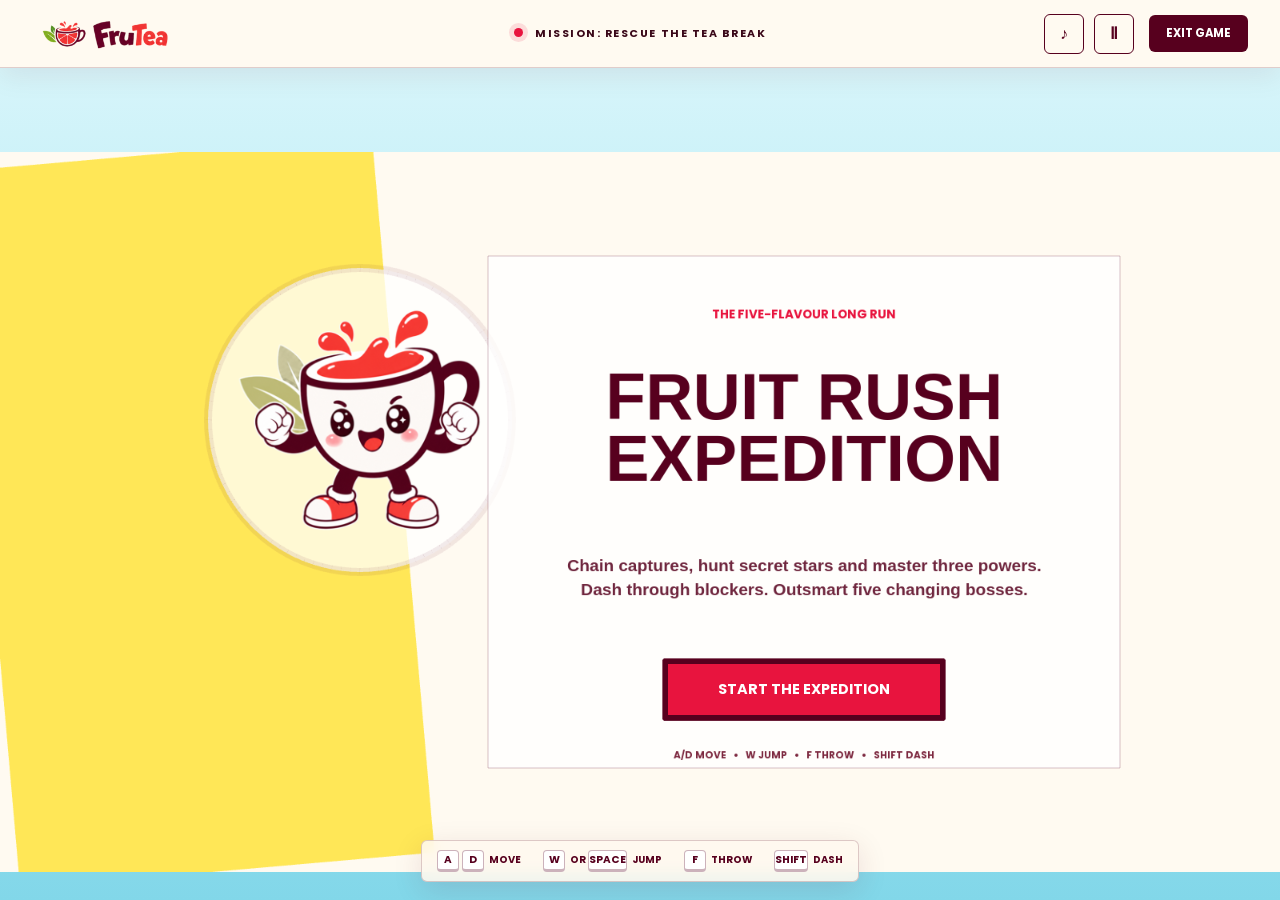
<file: game/index.html>
<!DOCTYPE html>
<html lang="en">
<head>
  <meta charset="UTF-8">
  <meta name="viewport" content="width=device-width, initial-scale=1.0">
  <title>Opening FruTea Fruit Rush V1</title>
  <meta name="description" content="Open the original FruTea Fruit Rush game.">
  <link rel="icon" type="image/png" href="../assets/Logo/versions/favicon.png">
  <style>
    html,body{height:100%;margin:0}body{display:grid;place-items:center;background:#103f3b;color:#fff8e8;font:700 16px system-ui,sans-serif}a{color:#ffe64d}
  </style>
  <script>
    location.replace(`V1/index.html${location.search}${location.hash}`);
  </script>
</head>
<body>
  <p>Opening <a href="V1/index.html">FruTea Fruit Rush V1</a>...</p>
</body>
</html>
</file>
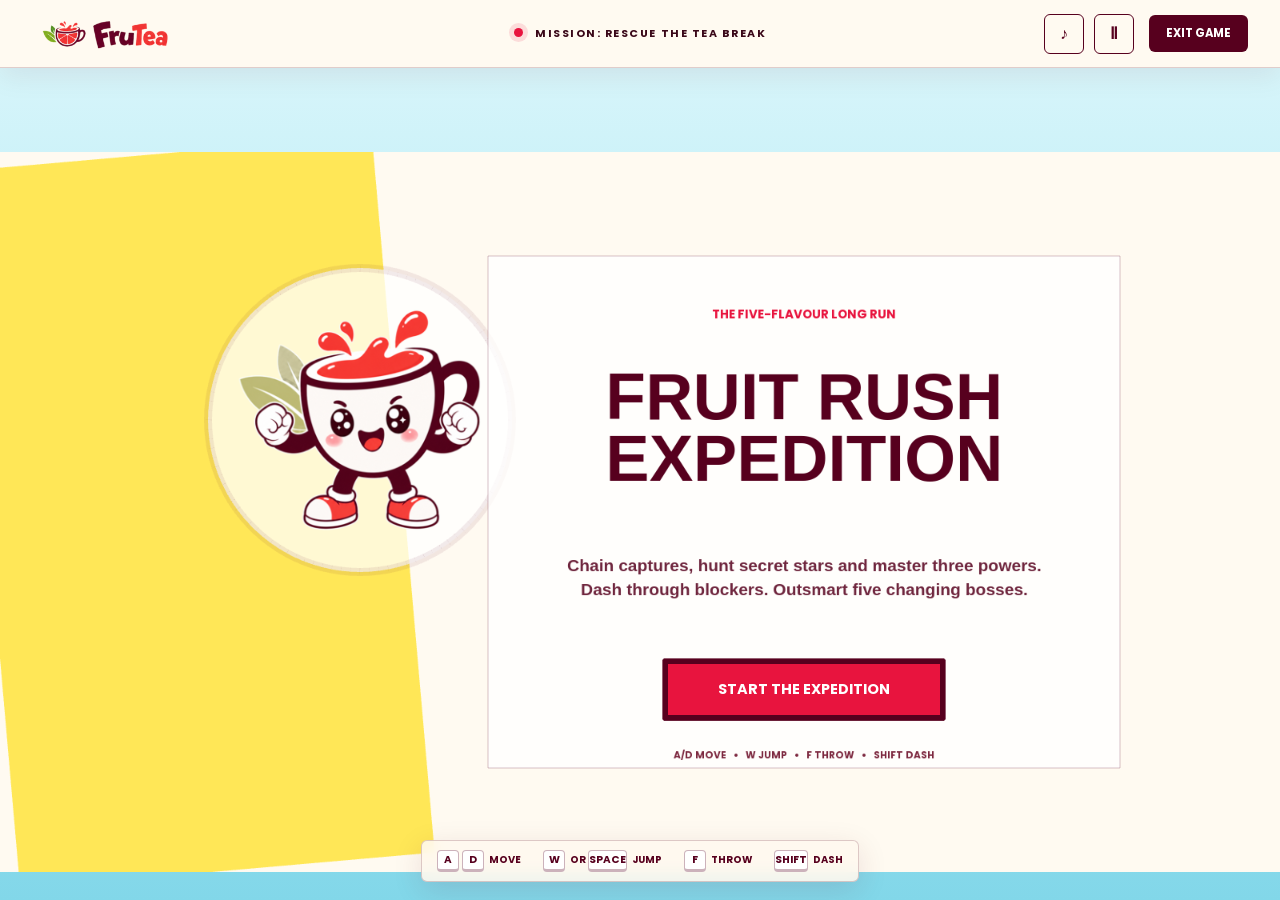
<file: game/V1/index.html>
<!DOCTYPE html>
<html lang="en">
<head>
  <meta charset="UTF-8">
  <meta name="viewport" content="width=device-width, initial-scale=1.0">
  <title>FruTea Fruit Rush</title>
  <meta name="description" content="Run, jump and collect a full-fruit tea break in FruTea Fruit Rush.">
  <link rel="icon" type="image/png" href="../../assets/Logo/versions/favicon.png">
  <link rel="preconnect" href="https://fonts.googleapis.com">
  <link href="https://fonts.googleapis.com/css2?family=Fredoka:wght@500;600;700&family=Nunito+Sans:wght@400;600;700&family=Poppins:wght@600;700&display=swap" rel="stylesheet">
  <link rel="stylesheet" href="game.css?v=66">
</head>
<body>
  <main class="game-shell">
    <header class="game-bar">
      <a class="wordmark" href="../../index.html" aria-label="Back to FruTea"><img src="../../assets/Logo/versions/horizontal-logo.png" alt="FruTea Instant"></a>
      <div class="mission"><span class="live-dot"></span> Mission: rescue the tea break</div>
      <div class="bar-actions">
        <button id="sound-button" class="icon-button" type="button" title="Music and sound on" aria-label="Toggle music and sound" aria-pressed="true">♪</button>
        <button id="pause-button" class="icon-button" type="button" title="Pause game" aria-label="Pause game">Ⅱ</button>
        <a class="exit-link" href="../../index.html">Exit game</a>
      </div>
    </header>
    <section class="stage-wrap" aria-label="FruTea Fruit Rush game">
      <div id="game"></div>
      <button id="start-game-trigger" class="start-game-trigger" type="button" aria-label="Start the expedition" hidden>Start the expedition</button>
      <div class="controls-hint" aria-hidden="true">
        <span><kbd>A</kbd><kbd>D</kbd> move</span><span><kbd>W</kbd> or <kbd>Space</kbd> jump</span><span><kbd>F</kbd> throw</span><span><kbd>Shift</kbd> dash</span>
      </div>
      <div class="touch-pad" aria-label="Touch controls">
        <button class="touch-button" type="button" data-control="left" aria-label="Move left">A</button>
        <button class="touch-button" type="button" data-control="right" aria-label="Move right">D</button>
        <button class="touch-button attack" type="button" data-control="attack" aria-label="Throw fruit">Hit</button>
        <button class="touch-button jump" type="button" data-control="jump" aria-label="Jump">Jump</button>
        <button class="touch-button dash" type="button" data-control="dash" aria-label="Dash">Dash</button>
      </div>
    </section>
  </main>
  <script src="vendor/phaser-3.90.0.min.js"></script>
  <script src="assets.generated.js?v=66"></script>
  <script src="game-expedition.js?v=66"></script>
</body>
</html>
</file>
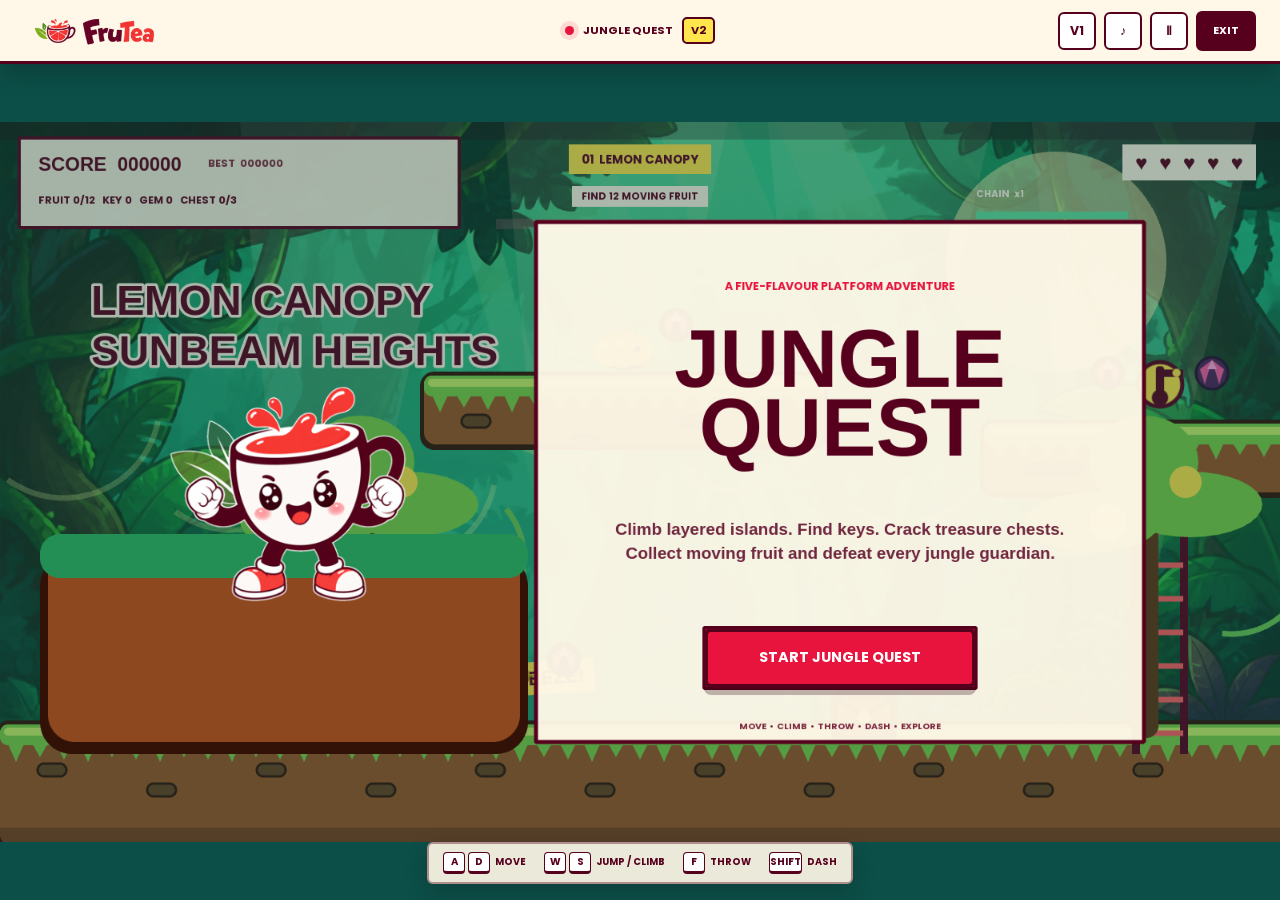
<file: game/V2/index.html>
<!DOCTYPE html>
<html lang="en">
<head>
  <meta charset="UTF-8">
  <meta name="viewport" content="width=device-width, initial-scale=1.0">
  <title>FruTea Jungle Quest V2</title>
  <meta name="description" content="Explore five fruit jungles in FruTea Jungle Quest.">
  <link rel="icon" type="image/png" href="../../assets/Logo/versions/favicon.png">
  <link rel="preconnect" href="https://fonts.googleapis.com">
  <link href="https://fonts.googleapis.com/css2?family=Fredoka:wght@500;600;700&family=Nunito+Sans:wght@600;700;800&family=Poppins:wght@600;700&display=swap" rel="stylesheet">
  <link rel="stylesheet" href="game-v2.css?v=95">
</head>
<body>
  <main class="game-shell">
    <header class="game-bar">
      <a class="wordmark" href="../../index.html" aria-label="Back to FruTea"><img src="../../assets/Logo/versions/horizontal-logo.png" alt="FruTea Instant"></a>
      <div class="mission"><span class="live-dot"></span><span>Jungle Quest</span><b>V2</b></div>
      <div class="bar-actions">
        <a class="version-link" href="../V1/index.html">V1</a>
        <button id="sound-button" class="icon-button" type="button" title="Toggle sound" aria-label="Toggle music and sound" aria-pressed="true">♪</button>
        <button id="pause-button" class="icon-button" type="button" title="Pause" aria-label="Pause game">Ⅱ</button>
        <a class="exit-link" href="../../index.html">Exit</a>
      </div>
    </header>
    <section class="stage-wrap" aria-label="FruTea Jungle Quest game">
      <div id="game"></div>
      <button id="action-trigger" class="action-trigger" type="button" aria-label="Start Jungle Quest" hidden>Start Jungle Quest</button>
      <div class="controls-hint" aria-hidden="true">
        <span><kbd>A</kbd><kbd>D</kbd> move</span>
        <span><kbd>W</kbd><kbd>S</kbd> jump / climb</span>
        <span><kbd>F</kbd> throw</span>
        <span><kbd>Shift</kbd> dash</span>
      </div>
      <div class="touch-pad" aria-label="Touch controls">
        <div class="touch-move">
          <button class="touch-button" type="button" data-control="left" aria-label="Move left">A</button>
          <button class="touch-button" type="button" data-control="right" aria-label="Move right">D</button>
          <button class="touch-button climb" type="button" data-control="up" aria-label="Jump or climb">↑</button>
        </div>
        <div class="touch-actions">
          <button class="touch-button attack" type="button" data-control="attack" aria-label="Throw fruit">Hit</button>
          <button class="touch-button jump" type="button" data-control="jump" aria-label="Jump">Jump</button>
          <button class="touch-button dash" type="button" data-control="dash" aria-label="Dash">Dash</button>
        </div>
      </div>
    </section>
  </main>
  <script src="vendor/phaser-3.90.0.min.js"></script>
  <script src="assets.generated.js?v=95"></script>
  <script src="game-v2.js?v=95"></script>
</body>
</html>
</file>
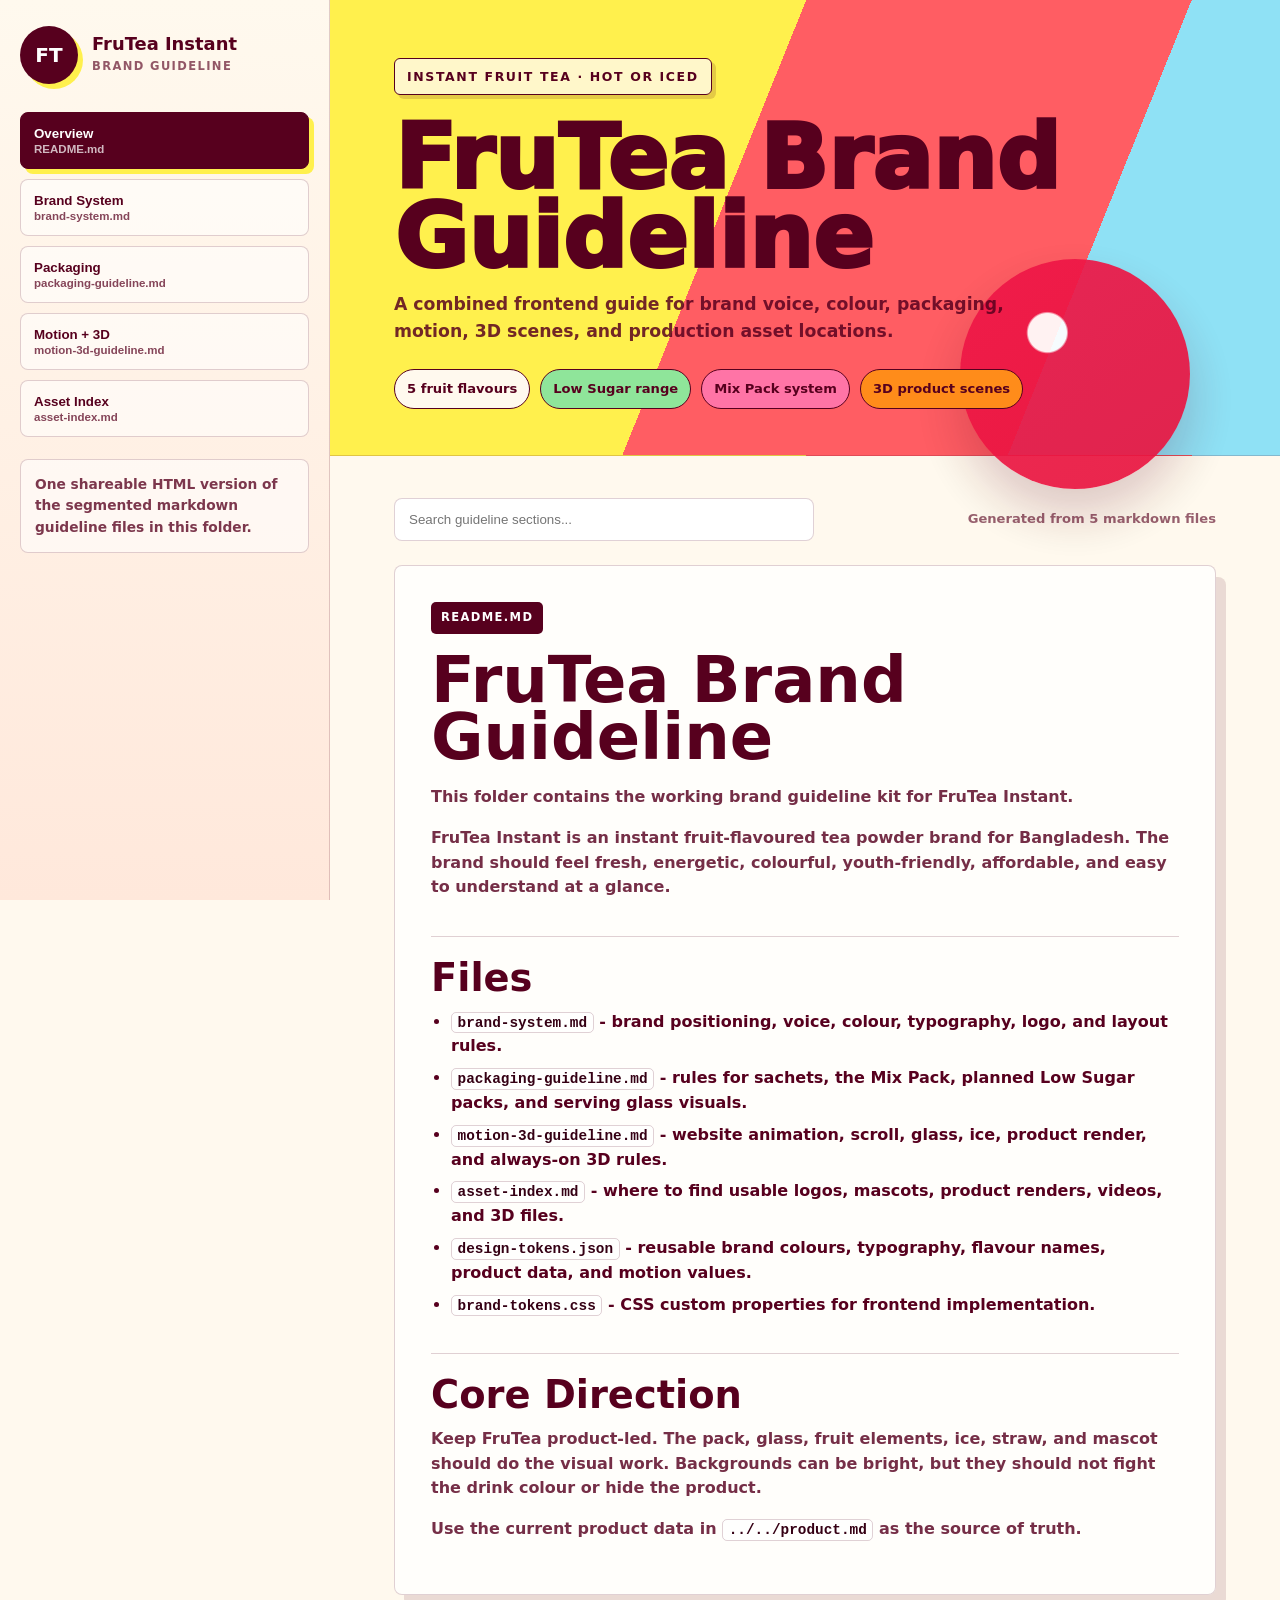
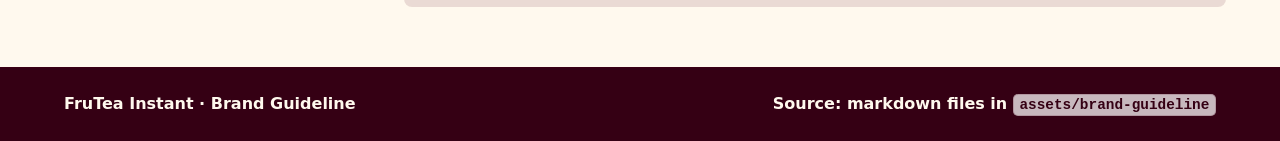
<file: assets/brand-guideline/Front-view.html>
<!doctype html>
<html lang="en">
<head>
  <meta charset="utf-8">
  <meta name="viewport" content="width=device-width, initial-scale=1">
  <title>FruTea Brand Guideline</title>
  <meta name="description" content="Combined FruTea Instant brand, packaging, motion, 3D, and asset guideline.">
  <style>
    :root{
      --paper:#FFF9EE;--cream:#FFF3D5;--wine:#57001E;--deep:#350014;--red:#E8143E;--coral:#FF5D63;
      --yellow:#FFF04D;--mango:#FF8C1A;--lychee:#FF74A6;--orange:#FF641F;--straw:#EF1748;
      --sky:#8FE1F5;--mint:#8FE59A;--green:#17885F;--line:rgba(87,0,30,.18);
      --shadow:10px 12px 0 rgba(87,0,30,.12);
      color-scheme:light;
      font-family:Poppins,Inter,ui-sans-serif,system-ui,-apple-system,BlinkMacSystemFont,"Segoe UI",sans-serif;
    }
    *{box-sizing:border-box}html{scroll-behavior:smooth}body{margin:0;background:var(--paper);color:var(--wine);line-height:1.55}
    a{color:var(--red);font-weight:800;text-decoration:none}a:hover{text-decoration:underline}code{padding:.12rem .35rem;border:1px solid var(--line);border-radius:5px;background:rgba(255,255,255,.72);font-family:"SFMono-Regular",Consolas,monospace;font-size:.9em;color:var(--deep)}
    .shell{min-height:100vh;display:grid;grid-template-columns:330px minmax(0,1fr)}
    .sidebar{position:sticky;top:0;height:100vh;padding:26px 20px;background:linear-gradient(180deg,#FFF9EE 0,#FFE8DB 100%);border-right:1px solid var(--line);overflow:auto}
    .logo-row{display:flex;align-items:center;gap:14px;margin-bottom:28px}.logo-mark{display:grid;place-items:center;width:58px;height:58px;border-radius:50%;background:var(--wine);color:#fff;font-weight:900;font-size:1.25rem;box-shadow:5px 5px 0 var(--yellow)}
    .brand-title strong{display:block;font-size:1.12rem;line-height:1.1}.brand-title span{display:block;margin-top:5px;font-size:.72rem;text-transform:uppercase;letter-spacing:.12em;font-weight:800;color:rgba(87,0,30,.65)}
    .nav-list{display:grid;gap:10px}.nav-item{width:100%;text-align:left;border:1.5px solid var(--line);border-radius:8px;padding:13px 13px;background:rgba(255,255,255,.55);color:var(--wine);cursor:pointer;transition:.18s ease;box-shadow:none}.nav-item:hover{transform:translate(-1px,-1px);box-shadow:4px 4px 0 rgba(87,0,30,.1)}.nav-item.active{background:var(--wine);border-color:var(--wine);color:#fff;box-shadow:5px 5px 0 var(--yellow)}.nav-item span{display:block;font-weight:900}.nav-item small{display:block;margin-top:2px;opacity:.72;font-size:.72rem;font-weight:700}
    .sidebar-note{margin-top:22px;padding:14px;border:1px solid var(--line);border-radius:8px;background:rgba(255,255,255,.56);font-size:.86rem;font-weight:650;color:rgba(87,0,30,.78)}
    .main{position:relative;overflow:hidden}.hero{position:relative;min-height:365px;padding:58px clamp(28px,5vw,72px) 46px;background:linear-gradient(112deg,var(--yellow) 0 42%,var(--coral) 42% 76%,var(--sky) 76% 100%);border-bottom:1px solid var(--line)}
    .hero:after{content:"";position:absolute;right:clamp(24px,7vw,110px);bottom:-34px;width:230px;height:230px;border-radius:50%;background:radial-gradient(circle at 38% 32%,#fff 0 9%,transparent 10%),linear-gradient(145deg,var(--straw),var(--red));box-shadow:0 26px 50px rgba(87,0,30,.22);opacity:.92}.hero-inner{position:relative;z-index:1;max-width:900px}.eyebrow{display:inline-flex;padding:8px 12px;border:1.5px solid var(--wine);border-radius:6px;background:rgba(255,249,238,.78);box-shadow:4px 4px 0 rgba(87,0,30,.16);font-size:.78rem;letter-spacing:.13em;text-transform:uppercase;font-weight:900}.hero h1{margin:24px 0 14px;font-size:clamp(3rem,7vw,6.6rem);line-height:.88;letter-spacing:0;font-weight:950;max-width:820px}.hero p{max-width:680px;margin:0;font-size:1.08rem;font-weight:720;color:rgba(87,0,30,.84)}
    .chips{display:flex;flex-wrap:wrap;gap:10px;margin-top:24px}.chip{padding:9px 12px;border:1.5px solid var(--wine);border-radius:999px;background:var(--paper);font-size:.82rem;font-weight:900}.chip:nth-child(2){background:var(--mint)}.chip:nth-child(3){background:var(--lychee)}.chip:nth-child(4){background:var(--mango)}
    .content{padding:42px clamp(28px,5vw,72px) 72px}.toolbar{display:flex;gap:12px;align-items:center;justify-content:space-between;margin-bottom:24px}.search{width:min(420px,100%);border:1.5px solid var(--line);border-radius:8px;padding:13px 14px;background:#fff;color:var(--wine);font:700 .95rem inherit}.search:focus{outline:3px solid rgba(255,240,77,.75);border-color:var(--wine)}.meta{font-size:.82rem;font-weight:800;color:rgba(87,0,30,.62)}
    .guide-section{display:none;max-width:1020px;padding:36px;border:1.5px solid var(--line);border-radius:8px;background:rgba(255,255,255,.76);box-shadow:var(--shadow)}.guide-section.active{display:block}.section-kicker{display:inline-flex;margin-bottom:18px;padding:7px 10px;border-radius:5px;background:var(--wine);color:#fff;font-size:.72rem;letter-spacing:.12em;text-transform:uppercase;font-weight:900}.guide-section h1{margin:0 0 18px;font-size:clamp(2.35rem,5vw,4.7rem);line-height:.9;letter-spacing:0}.guide-section h2{margin:36px 0 12px;padding-top:22px;border-top:1px solid var(--line);font-size:clamp(1.55rem,3vw,2.45rem);line-height:1;letter-spacing:0}.guide-section h3{margin:28px 0 10px;font-size:1.18rem;line-height:1.15}.guide-section p{max-width:76ch;margin:0 0 16px;font-size:1rem;font-weight:600;color:rgba(87,0,30,.82)}.guide-section ul,.guide-section ol{margin:0 0 20px;padding-left:1.25rem;max-width:76ch}.guide-section li{margin:7px 0;font-weight:650}.guide-section strong{font-weight:950;color:var(--deep)}
    .table-wrap{width:100%;overflow:auto;margin:18px 0 26px;border:1px solid var(--line);border-radius:8px;background:#fff}table{width:100%;border-collapse:collapse;min-width:620px}th,td{padding:12px 14px;border-bottom:1px solid rgba(87,0,30,.12);vertical-align:top;text-align:left}th{background:var(--wine);color:#fff;font-size:.78rem;letter-spacing:.08em;text-transform:uppercase}td{font-weight:650;color:rgba(87,0,30,.84)}tr:last-child td{border-bottom:0}
    .no-results{display:none;padding:30px;border:1.5px dashed var(--line);border-radius:8px;background:rgba(255,255,255,.7);font-weight:800}.no-results.active{display:block}.footer{padding:24px clamp(28px,5vw,72px);border-top:1px solid var(--line);background:var(--deep);color:var(--paper);font-weight:800;display:flex;justify-content:space-between;gap:18px;flex-wrap:wrap}.footer a{color:var(--yellow)}
    @media (max-width:900px){.shell{display:block}.sidebar{position:relative;height:auto}.nav-list{grid-template-columns:repeat(2,minmax(0,1fr))}.hero:after{width:150px;height:150px;right:20px}.toolbar{display:block}.search{margin-bottom:12px}.guide-section{padding:24px}.content{padding-inline:18px}.hero{padding-inline:18px}.nav-item small{display:none}}
    @media print{.shell{display:block}.sidebar,.toolbar,.footer{display:none}.hero{min-height:auto;padding:28px;background:#fff}.hero:after{display:none}.content{padding:0}.guide-section{display:block!important;page-break-after:always;border:0;box-shadow:none}.guide-section h1{font-size:34px}.guide-section h2{font-size:24px}}
  </style>
</head>
<body>
  <div class="shell">
    <aside class="sidebar" aria-label="Brand guideline navigation">
      <div class="logo-row">
        <div class="logo-mark">FT</div>
        <div class="brand-title"><strong>FruTea Instant</strong><span>Brand Guideline</span></div>
      </div>
      <nav class="nav-list">
        <button class="nav-item active" type="button" data-target="readme"><span>Overview</span><small>README.md</small></button>
<button class="nav-item" type="button" data-target="brand-system"><span>Brand System</span><small>brand-system.md</small></button>
<button class="nav-item" type="button" data-target="packaging-guideline"><span>Packaging</span><small>packaging-guideline.md</small></button>
<button class="nav-item" type="button" data-target="motion-3d-guideline"><span>Motion + 3D</span><small>motion-3d-guideline.md</small></button>
<button class="nav-item" type="button" data-target="asset-index"><span>Asset Index</span><small>asset-index.md</small></button>
      </nav>
      <div class="sidebar-note">One shareable HTML version of the segmented markdown guideline files in this folder.</div>
    </aside>
    <main class="main">
      <header class="hero">
        <div class="hero-inner">
          <div class="eyebrow">Instant fruit tea · hot or iced</div>
          <h1>FruTea Brand Guideline</h1>
          <p>A combined frontend guide for brand voice, colour, packaging, motion, 3D scenes, and production asset locations.</p>
          <div class="chips"><span class="chip">5 fruit flavours</span><span class="chip">Low Sugar range</span><span class="chip">Mix Pack system</span><span class="chip">3D product scenes</span></div>
        </div>
      </header>
      <div class="content">
        <div class="toolbar">
          <input class="search" id="search" type="search" placeholder="Search guideline sections..." aria-label="Search guideline sections">
          <div class="meta">Generated from 5 markdown files</div>
        </div>
        <div class="no-results" id="no-results">No matching guideline content found.</div>
        <section class="guide-section active" id="readme" data-title="Overview" data-file="README.md">
<div class="section-kicker">README.md</div>
<h1>FruTea Brand Guideline</h1>
<p>This folder contains the working brand guideline kit for FruTea Instant.</p>
<p>FruTea Instant is an instant fruit-flavoured tea powder brand for Bangladesh. The brand should feel fresh, energetic, colourful, youth-friendly, affordable, and easy to understand at a glance.</p>
<h2>Files</h2>
<ul><li><code>brand-system.md</code> - brand positioning, voice, colour, typography, logo, and layout rules.</li><li><code>packaging-guideline.md</code> - rules for sachets, the Mix Pack, planned Low Sugar packs, and serving glass visuals.</li><li><code>motion-3d-guideline.md</code> - website animation, scroll, glass, ice, product render, and always-on 3D rules.</li><li><code>asset-index.md</code> - where to find usable logos, mascots, product renders, videos, and 3D files.</li><li><code>design-tokens.json</code> - reusable brand colours, typography, flavour names, product data, and motion values.</li><li><code>brand-tokens.css</code> - CSS custom properties for frontend implementation.</li></ul>
<h2>Core Direction</h2>
<p>Keep FruTea product-led. The pack, glass, fruit elements, ice, straw, and mascot should do the visual work. Backgrounds can be bright, but they should not fight the drink colour or hide the product.</p>
<p>Use the current product data in <code>../../product.md</code> as the source of truth.</p>
</section>
<section class="guide-section" id="brand-system" data-title="Brand System" data-file="brand-system.md">
<div class="section-kicker">brand-system.md</div>
<h1>FruTea Instant Brand System</h1>
<h2>Brand Summary</h2>
<p>FruTea Instant is an affordable instant fruit-flavoured tea powder. It is made to be mixed with hot or cold water and enjoyed immediately.</p>
<p>The brand bridges regular tea-break culture with colourful ready-to-mix fruit refreshment. It should feel modern and playful, but still commercially usable for stores, reports, presentations, websites, and packaging mockups.</p>
<h2>Positioning</h2>
<p>FruTea Instant is for students, young professionals, families, offices, canteens, and online grocery buyers in Bangladesh who want a colourful tea break without brewing or waiting.</p>
<h2>Brand Promise</h2>
<p>Quick fruit tea that can be served hot or iced.</p>
<h2>Personality</h2>
<ul><li>Fresh</li><li>Fruity</li><li>Energetic</li><li>Friendly</li><li>Youthful</li><li>Affordable</li><li>Social</li><li>Colourful but not childish</li></ul>
<h2>Voice</h2>
<p>Use short, clear, bright phrasing. FruTea can sound playful, but product clarity comes first.</p>
<h3>Good Message Examples</h3>
<ul><li>Fruit tea, turned all the way up.</li><li>Tea break, but in full colour.</li><li>Tear. Pour. Stir.</li><li>Serve it warm or over ice.</li><li>Five flavours, zero dull breaks.</li><li>Which FruTea are you today?</li></ul>
<h3>Avoid</h3>
<ul><li>Overly premium or luxury wording.</li><li>Long scientific claims.</li><li>Visual or text clutter.</li><li>Generic soft-drink language that hides the tea identity.</li></ul>
<h2>Colour System</h2>
<div class="table-wrap"><table><thead><tr><th>Role</th><th>Hex</th><th>Use</th></tr></thead><tbody><tr><td>Paper Cream</td><td><code>#FFF9EE</code></td><td>Main clean background, logo circle, pack cream headers</td></tr><tr><td>FruTea Wine</td><td><code>#57001E</code></td><td>Main text, logo text, high contrast</td></tr><tr><td>Deep Wine</td><td><code>#70002A</code></td><td>Dark accent, footer, strong labels</td></tr><tr><td>FruTea Red</td><td><code>#E8143E</code></td><td>Primary accent, call-to-action, strawberry energy</td></tr><tr><td>Coral</td><td><code>#FF5D63</code></td><td>Warm campaign background, Mix Pack direction</td></tr><tr><td>Lemon Yellow</td><td><code>#FFF04D</code></td><td>Lemon flavour and bright highlights</td></tr><tr><td>Mango Orange</td><td><code>#FF8C1A</code></td><td>Mango flavour and warm serve moments</td></tr><tr><td>Lychee Pink</td><td><code>#FF74A6</code></td><td>Lychee flavour and playful accents</td></tr><tr><td>Orange Citrus</td><td><code>#FF641F</code></td><td>Orange flavour</td></tr><tr><td>Strawberry Red</td><td><code>#EF1748</code></td><td>Strawberry flavour</td></tr><tr><td>Sky Blue</td><td><code>#8FE1F5</code></td><td>Cold serve, ice, refreshment</td></tr><tr><td>Mint Green</td><td><code>#8FE59A</code></td><td>Low Sugar and green tea freshness</td></tr><tr><td>Green Tea Deep</td><td><code>#17885F</code></td><td>Low Sugar contrast</td></tr><tr><td>Honey Gold</td><td><code>#F2B51D</code></td><td>Honey-lemon accent</td></tr></tbody></table></div>
<h2>Flavour Colour Rules</h2>
<p>Keep each pack's existing flavour colour. Redesign by improving layout, fruit illustration, cream header, label hierarchy, seals, and pack finish, not by changing the flavour's core colour.</p>
<div class="table-wrap"><table><thead><tr><th>Flavour</th><th>Primary</th><th>Deep</th><th>Cream/Band</th></tr></thead><tbody><tr><td>Lemon</td><td><code>#FFF04D</code></td><td><code>#F4C400</code></td><td><code>#FFFDF0</code></td></tr><tr><td>Mango</td><td><code>#FFA12A</code></td><td><code>#F3661A</code></td><td><code>#FFF4E4</code></td></tr><tr><td>Lychee</td><td><code>#FF72A6</code></td><td><code>#E63272</code></td><td><code>#FFF2F6</code></td></tr><tr><td>Orange</td><td><code>#FF7A20</code></td><td><code>#E54B0C</code></td><td><code>#FFF3E4</code></td></tr><tr><td>Strawberry</td><td><code>#F02A50</code></td><td><code>#B90034</code></td><td><code>#FFEDEA</code></td></tr><tr><td>Low Sugar Lemon</td><td><code>#77D98D</code></td><td><code>#17885F</code></td><td><code>#F1FFE8</code></td></tr><tr><td>Low Sugar Honey-Lemon</td><td><code>#B6DA77</code></td><td><code>#17885F</code></td><td><code>#FFF4C3</code></td></tr></tbody></table></div>
<h2>Typography</h2>
<div class="table-wrap"><table><thead><tr><th>Font</th><th>Use</th></tr></thead><tbody><tr><td>Fredoka</td><td>Big headings, friendly brand moments</td></tr><tr><td>Poppins</td><td>Product names, labels, buttons, prices, pack information</td></tr><tr><td>Nunito Sans</td><td>Body copy and supporting text</td></tr><tr><td>Swipe or expressive flavour style</td><td>Large flavour words and playful emphasis</td></tr></tbody></table></div>
<h3>Type Rules</h3>
<ul><li>Use bold, rounded, high-confidence headings.</li><li>Keep package labels readable from a distance.</li><li>Use uppercase for pack labels and flavour names when it improves shelf impact.</li><li>Keep letter spacing at <code>0</code> for large display text.</li><li>Avoid thin type on bright fruit colours.</li></ul>
<h2>Logo Rules</h2>
<p>Preferred logo files live in <code>../Logo/versions/</code>.</p>
<p>Use:</p>
<ul><li><code>primary-logo.png</code> for normal light backgrounds.</li><li><code>horizontal-logo.png</code> for website nav and narrow placements.</li><li><code>white-reverse-logo.png</code> for dark wine or red backgrounds.</li><li><code>logo-mark-symbol.png</code> for small badges, seals, icons, and 3D pack marks.</li><li><code>favicon.png</code> or <code>app-icon.png</code> for browser and app surfaces.</li></ul>
<h3>Clear Space</h3>
<p>Leave at least the height of the FruTea leaf/mark around the logo. Do not place fruit, ice, straw, or text directly against the logo.</p>
<h3>Do Not</h3>
<ul><li>Add dark side borders to large pack fronts.</li><li>Stretch or rotate the logo on flat package faces.</li><li>Put the logo on a low-contrast flavour colour without a cream or white backing.</li><li>Hide the brand in tiny nav text only. The pack or logo must be a first-screen signal.</li></ul>
<h2>Layout Direction</h2>
<p>FruTea layouts should be product-first:</p>
<ul><li>Pack on one side, serving glass on the other.</li><li>Fruit and ice support the flavour story.</li><li>Backgrounds stay clean enough for drink colour to read clearly.</li><li>Use fruit shapes, sachets, and glassware as scene elements instead of generic decoration.</li><li>Avoid water splash unless specifically approved for a campaign scene.</li></ul>
<h2>Photography And Render Mood</h2>
<p>The drink should look refreshing and tempting:</p>
<ul><li>Clear glass edges.</li><li>Visible ice with light highlights.</li><li>Drink colours that contrast against the background.</li><li>Fruit garnish matched to the flavour.</li><li>Straw colour matched or complementary.</li><li>Condensation can be subtle, but it should not become noisy.</li></ul>
</section>
<section class="guide-section" id="packaging-guideline" data-title="Packaging" data-file="packaging-guideline.md">
<div class="section-kicker">packaging-guideline.md</div>
<h1>FruTea Packaging Guideline</h1>
<h2>Source Product Range</h2>
<p>Use <code>../../product.md</code> as the source of truth for product names, quantity, servings, and proposed prices.</p>
<h2>Packaging Architecture</h2>
<div class="table-wrap"><table><thead><tr><th>Pack Type</th><th>Products</th><th>Quantity</th><th>Main Role</th></tr></thead><tbody><tr><td>Single sachet</td><td>Lemon, Mango, Lychee, Orange, Strawberry</td><td>15g</td><td>Year 1, one cup, ৳15</td></tr><tr><td>Mix Pack box</td><td>Assorted flavours</td><td>10 sachets x 15g</td><td>Year 1 discovery pack, ৳150</td></tr><tr><td>Low Sugar sachet</td><td>Lemon, Honey-Lemon</td><td>12g</td><td>Year 2, one cup, ৳35</td></tr></tbody></table></div>
<h2>Shared Pack Structure</h2>
<p>Every pack should include:</p>
<ul><li>FruTea logo or logo mark in a cream safe area.</li><li>Product type: <code>Instant Fruit Tea</code> or <code>Low Sugar Green Tea</code>.</li><li>Clear flavour name.</li><li>Pack quantity.</li><li>Serving count.</li><li>Serve cue: hot or cold.</li><li>Simple benefit seals such as <code>1 cup</code>, <code>30s stir</code>, <code>10 sachets</code>, or <code>5 flavours</code>.</li><li>Fruit or ingredient illustration matched to flavour.</li></ul>
<h2>Pack Design Rules</h2>
<ul><li>Keep the same flavour colours already used on the current packs.</li><li>Remove dark side borders from large pack fronts.</li><li>Use cream top bands inspired by the reference pack system.</li><li>Use subtle crimp lines at top and bottom for sachets.</li><li>Keep the flavour name large and readable.</li><li>Use fruit elements as designed illustrations or 3D-like renders, not random stickers.</li><li>Keep the pack front clean enough to read from a distance.</li></ul>
<h2>Single Sachets</h2>
<p>Single sachets should feel slim, bright, and collectible.</p>
<p>Recommended hierarchy:</p>
<ol><li>Cream crimp header.</li><li>FruTea logo.</li><li><code>Instant Fruit Tea</code>.</li><li>Large flavour name.</li><li>Fruit illustration near the lower third.</li><li>Quantity line: <code>15g · one cup</code>.</li></ol>
<h2>Mix Pack Box</h2>
<p>The Mix Pack must show all five sachet designs inside the box front.</p>
<p>Required visual details:</p>
<ul><li>Coral or warm FruTea family colour base.</li><li>Cream top panel.</li><li>FruTea logo mark near the top.</li><li>Large label: <code>Instant Fruit Tea Mix Pack</code>.</li><li>Benefit seals: <code>10 sachets</code>, <code>5 flavours</code>, <code>৳150</code>.</li><li>A visible row or fan of all five sachets: Lemon, Mango, Lychee, Orange, Strawberry.</li><li>Bottom banner: <code>5 flavours · 10 cups · ৳150</code>.</li></ul>
<p>The Mix Pack should feel like a variety discovery box.</p>
<h2>Low Sugar Green Tea Year 2 Packs</h2>
<p>Create two separate products:</p>
<ul><li>FruTea Low Sugar Green Tea Lemon</li><li>FruTea Low Sugar Green Tea Honey-Lemon</li></ul>
<p>Shared rules:</p>
<ul><li>Green tea base colour with clean lemon or honey accent.</li><li>Cream top panel.</li><li>Distinct flavour callout.</li><li>Lemon uses brighter citrus yellow.</li><li>Honey-Lemon uses warmer honey gold.</li><li>Include a glass or serving cue tailored to the flavour.</li><li>State <code>12g</code>, <code>৳35</code>, and <code>Year 2 launch</code> clearly.</li></ul>
<h2>Serving Glass Guideline</h2>
<h3>Iced Tall Glass</h3>
<p>The iced glass should look refreshing and tempting:</p>
<ul><li>Tall clear glass.</li><li>Drink colour matched to flavour.</li><li>Visible floating ice at the surface.</li><li>Additional submerged ice inside the drink.</li><li>Liquid level adjusted around ice so cubes look partly inside the drink.</li><li>Garnish matched to flavour.</li><li>Optional striped straw.</li></ul>
<h3>Hot Cup</h3>
<p>The hot serve should use:</p>
<ul><li>A smaller cup or handled glass.</li><li>Amber or warm tea colour.</li><li>Steam or heat shimmer.</li><li>No ice.</li><li>No water splash.</li></ul>
<h3>Background Contrast</h3>
<p>The drink colour must not collide with the background colour. If the drink is yellow, avoid a fully yellow background behind the glass. If the drink is red, use cream, sky, mint, or warm orange offset panels to keep the glass readable.</p>
<h2>Do Not</h2>
<ul><li>Do not add dark vertical borders to big pack fronts.</li><li>Do not use water splash in the current product scenes.</li><li>Do not let sachet images in the Mix Pack become generic colour blocks.</li><li>Do not use one design for Lemon and Honey-Lemon Low Sugar.</li><li>Do not hide the glass behind pack elements.</li></ul>
</section>
<section class="guide-section" id="motion-3d-guideline" data-title="Motion + 3D" data-file="motion-3d-guideline.md">
<div class="section-kicker">motion-3d-guideline.md</div>
<h1>FruTea Motion And 3D Guideline</h1>
<h2>Motion Personality</h2>
<p>FruTea motion should feel light, refreshing, and product-led. Movement should help users understand flavour, serving mode, and pack variety.</p>
<h2>Always-On 3D Brand Element</h2>
<p>Use an always-on FruTea scene element in the website interface:</p>
<ul><li>Keep it small enough that it does not block product copy.</li><li>Show the current flavour pack, glass, and matching fruit cue.</li><li>Change angle with scroll.</li><li>Use a gentle zoom or scale change between sections.</li><li>Switch from pack focus to serve focus in the hot/cold section.</li><li>Keep movement smooth and continuous.</li></ul>
<p>Recommended behaviour:</p>
<div class="table-wrap"><table><thead><tr><th>Page Area</th><th>Always-On Element</th></tr></thead><tbody><tr><td>Hero</td><td>Hero flavour pack with glass</td></tr><tr><td>Flavours</td><td>Active flavour sachet plus fruit</td></tr><tr><td>Hot/Cold</td><td>Hot cup changes to cold tall glass</td></tr><tr><td>Low Sugar</td><td>Lemon or Honey-Lemon green tea product</td></tr><tr><td>Collection/CTA</td><td>Mix Pack or flavour fan</td></tr></tbody></table></div>
<h2>Scroll Transitions</h2>
<p>Use scroll to show product variety:</p>
<ul><li>Flavour packs slide or rotate into focus one at a time.</li><li>Drink colour changes with the active flavour.</li><li>Fruit elements enter from the side or lower foreground.</li><li>Mix Pack should reveal all five sachets.</li><li>Low Sugar Lemon and Honey-Lemon should be separate scroll states.</li></ul>
<h2>Glass Animation</h2>
<p>Iced glass:</p>
<ul><li>Add floating ice at the drink surface.</li><li>Bob ice very subtly.</li><li>Rotate ice slowly so it catches light.</li><li>Adjust liquid surface around the ice.</li><li>Keep drink colour readable against the background.</li><li>Use flavour-matched garnish.</li></ul>
<p>Hot cup:</p>
<ul><li>Use small cup form.</li><li>Add warm amber tea.</li><li>Add steam or soft heat shimmer.</li><li>No ice.</li><li>No splash.</li></ul>
<h2>Pack Animation</h2>
<p>Packs can:</p>
<ul><li>Rotate slightly on scroll.</li><li>Scale up when active.</li><li>Move between foreground and background.</li><li>Keep front label readable during hero moments.</li></ul>
<p>Packs should not:</p>
<ul><li>Spin so far that labels become unreadable.</li><li>Collide with the glass.</li><li>Have dark side borders on large front-facing scenes.</li><li>Use motion that feels like a generic tech product rather than a drink brand.</li></ul>
<h2>Scene Elements</h2>
<p>Use scene elements that are tailored to FruTea:</p>
<ul><li>Lemon slices and whole lemons.</li><li>Mango pieces or whole mango.</li><li>Lychee fruit.</li><li>Orange slices and whole orange.</li><li>Strawberry fruit.</li><li>Mint leaves.</li><li>Striped straw.</li><li>Ice cubes.</li><li>FruTea mascot where appropriate.</li></ul>
<p>Avoid unrelated decorative blobs, generic splashes, or random shapes.</p>
<h2>Timing</h2>
<div class="table-wrap"><table><thead><tr><th>Motion Type</th><th>Recommended Feel</th></tr></thead><tbody><tr><td>Idle floating</td><td>Slow, 4s to 7s loops</td></tr><tr><td>Pack transition</td><td>Smooth, 0.7s to 1.2s</td></tr><tr><td>Scroll scrub</td><td>Responsive but eased</td></tr><tr><td>Ice bob</td><td>Tiny, continuous, non-distracting</td></tr><tr><td>Glass colour shift</td><td>Smooth blend between flavours</td></tr></tbody></table></div>
<h2>Verification Checklist</h2>
<p>Before final delivery:</p>
<ul><li>Product label is readable.</li><li>Glass looks clear and refreshing.</li><li>Ice is visible and not hidden inside the liquid.</li><li>Drink colour contrasts with the background.</li><li>Mix Pack includes all five actual sachet designs.</li><li>Hot/cold segment clearly changes hot small cup to cold tall glass.</li><li>No water splash appears in current scenes.</li><li>Always-on 3D element is visible but not blocking the page.</li></ul>
</section>
<section class="guide-section" id="asset-index" data-title="Asset Index" data-file="asset-index.md">
<div class="section-kicker">asset-index.md</div>
<h1>FruTea Asset Index</h1>
<h2>Logo Assets</h2>
<p>Folder: <code>../Logo/</code></p>
<p>Recommended files:</p>
<ul><li><code>../Logo/logo-main.png</code></li><li><code>../Logo/versions/primary-logo.png</code></li><li><code>../Logo/versions/horizontal-logo.png</code></li><li><code>../Logo/versions/white-reverse-logo.png</code></li><li><code>../Logo/versions/logo-mark-symbol.png</code></li><li><code>../Logo/versions/favicon.png</code></li><li><code>../Logo/versions/app-icon.png</code></li></ul>
<h2>Product PNG Assets</h2>
<p>Current folder: <code>../products/v2/png/</code> &middot; Local-only archive: <code>../products/v1/png/</code></p>
<p>Important product files:</p>
<ul><li><code>sachet-lemon.png</code></li><li><code>sachet-mango.png</code></li><li><code>sachet-lychee.png</code></li><li><code>sachet-orange.png</code></li><li><code>sachet-strawberry.png</code></li><li><code>mix-pack-box.png</code></li><li><code>low-sugar-lemon-box.png</code></li><li><code>low-sugar-honey-lemon-box.png</code></li><li><code>low-sugar-lemon-sachet.png</code></li><li><code>low-sugar-honey-lemon-sachet.png</code></li><li><code>iced-tea-glass.png</code></li><li><code>hot-tea-glass.png</code></li><li><code>ice-cube.png</code></li><li><code>striped-straw.png</code></li></ul>
<h2>Fruit And Garnish PNG Assets</h2>
<p>Current folder: <code>../products/v2/png/</code></p>
<ul><li><code>lemon-whole.png</code></li><li><code>lemon-slice.png</code></li><li><code>mango-whole.png</code></li><li><code>lychee-whole.png</code></li><li><code>orange-whole.png</code></li><li><code>orange-slice.png</code></li><li><code>strawberry-whole.png</code></li><li><code>mint-leaf.png</code></li></ul>
<h2>3D And GLB Assets</h2>
<p>Current folder: <code>../products/v2/glb/</code> &middot; Local-only archive: <code>../products/v1/glb/</code></p>
<p>Use these for web and 3D scene work:</p>
<ul><li><code>sachet-lemon.glb</code></li><li><code>sachet-mango.glb</code></li><li><code>sachet-lychee.glb</code></li><li><code>sachet-orange.glb</code></li><li><code>sachet-strawberry.glb</code></li><li><code>mix-pack-box.glb</code></li><li><code>low-sugar-lemon-box.glb</code></li><li><code>low-sugar-honey-lemon-box.glb</code></li><li><code>iced-tea-glass.glb</code></li><li><code>hot-tea-glass.glb</code></li><li><code>ice-cube.glb</code></li><li><code>striped-straw.glb</code></li></ul>
<p>Archived portable OBJ prototypes are in <code>../products/v1/obj/</code>.</p>
<h2>Section Preview PNGs</h2>
<p>Optional generated folder: <code>../previews/png/</code></p>
<ul><li><code>hero.png</code></li><li><code>flavours.png</code></li><li><code>hot-cold.png</code></li><li><code>low-sugar.png</code></li><li><code>collection.png</code></li><li><code>cta.png</code></li></ul>
<h2>Motion Preview MP4s</h2>
<p>Optional generated folder: <code>../previews/mp4/</code></p>
<ul><li><code>hero.mp4</code></li><li><code>flavours.mp4</code></li><li><code>hot-cold.mp4</code></li><li><code>low-sugar.mp4</code></li><li><code>collection.mp4</code></li><li><code>cta.mp4</code></li></ul>
<h2>Mascot Assets</h2>
<p>Folder: <code>../Mascot/</code></p>
<p>Useful mascot states:</p>
<ul><li><code>main-mascot-clean.png</code></li><li><code>holding-lemon.png</code></li><li><code>holding-mango.png</code></li><li><code>holding-orange.png</code></li><li><code>holding-strawberry.png</code></li><li><code>holding-lychee.png</code></li><li><code>adding-ice.png</code></li><li><code>drinking-frutea.png</code></li><li><code>serving-tea.png</code></li><li><code>refreshed.png</code></li><li><code>shopping.png</code></li><li><code>waving-hello.png</code></li></ul>
</section>
      </div>
    </main>
  </div>
  <footer class="footer">
    <span>FruTea Instant · Brand Guideline</span>
    <span>Source: markdown files in <code>assets/brand-guideline</code></span>
  </footer>
  <script>
    const buttons = [...document.querySelectorAll('.nav-item')];
    const sections = [...document.querySelectorAll('.guide-section')];
    const search = document.getElementById('search');
    const noResults = document.getElementById('no-results');

    function activate(id) {
      buttons.forEach(button => button.classList.toggle('active', button.dataset.target === id));
      sections.forEach(section => section.classList.toggle('active', section.id === id));
      location.hash = id;
      window.scrollTo({ top: 0, behavior: 'smooth' });
    }

    buttons.forEach(button => button.addEventListener('click', () => activate(button.dataset.target)));

    function applySearch(value) {
      const query = value.trim().toLowerCase();
      if (!query) {
        buttons.forEach(button => button.hidden = false);
        sections.forEach((section, index) => section.classList.toggle('active', index === 0));
        buttons.forEach((button, index) => button.classList.toggle('active', index === 0));
        noResults.classList.remove('active');
        return;
      }
      let firstMatch = null;
      sections.forEach(section => {
        const match = section.textContent.toLowerCase().includes(query);
        const button = buttons.find(item => item.dataset.target === section.id);
        if (button) button.hidden = !match;
        section.classList.toggle('active', false);
        if (match && !firstMatch) firstMatch = section;
      });
      buttons.forEach(button => button.classList.remove('active'));
      if (firstMatch) {
        firstMatch.classList.add('active');
        const activeButton = buttons.find(item => item.dataset.target === firstMatch.id);
        if (activeButton) activeButton.classList.add('active');
      }
      noResults.classList.toggle('active', !firstMatch);
    }

    search.addEventListener('input', event => applySearch(event.target.value));

    const initial = location.hash.replace('#', '');
    if (initial && document.getElementById(initial)) activate(initial);
  </script>
</body>
</html>
</file>
<file: game/V1/game.css>
:root{--cream:#fffaf1;--wine:#57001e;--red:#e8143e;--yellow:#ffe64d;--sky:#a7e7f4;--ink:#3a0718}
*{box-sizing:border-box}
html,body{margin:0;min-width:980px;height:100%;overflow:hidden;background:var(--wine)}
body{font-family:'Nunito Sans',sans-serif;color:var(--wine)}
button,a{font:inherit}
.game-shell{height:100%;display:grid;grid-template-rows:68px minmax(0,1fr);background:var(--cream)}
.game-bar{z-index:4;display:grid;grid-template-columns:1fr auto 1fr;align-items:center;padding:0 2.5vw;border-bottom:1px solid rgba(87,0,30,.18);background:rgba(255,250,241,.98);box-shadow:0 8px 28px rgba(87,0,30,.08)}
.wordmark{display:flex;align-items:center;width:max-content}.wordmark img{display:block;width:154px;max-height:48px;object-fit:contain}
.mission{font:700 .68rem 'Poppins',sans-serif;letter-spacing:.14em;text-transform:uppercase;white-space:nowrap;color:var(--ink)}
.live-dot{display:inline-block;width:9px;height:9px;margin-right:9px;border-radius:50%;background:var(--red);box-shadow:0 0 0 5px rgba(232,20,62,.13);animation:pulse 1.5s ease-in-out infinite}
.bar-actions{display:flex;align-items:center;justify-content:flex-end;gap:10px}
.icon-button{width:40px;height:40px;border:1.5px solid var(--wine);border-radius:6px;background:transparent;color:var(--wine);font:700 1rem 'Poppins',sans-serif;cursor:pointer;transition:.2s}
.icon-button:hover{transform:translateY(-2px);background:var(--yellow)}
.icon-button:disabled{opacity:.38;cursor:not-allowed;transform:none;background:#eadde1}
.exit-link{margin-left:5px;padding:10px 17px;border-radius:6px;background:var(--wine);color:#fff;text-decoration:none;font:700 .72rem 'Poppins',sans-serif;text-transform:uppercase}
.stage-wrap{position:relative;min-height:0;overflow:hidden;background:linear-gradient(180deg,#d7f5fa 0%,#a7e7f4 55%,#82d7e9 100%)}
#game{display:flex;width:100%;height:100%;align-items:center;justify-content:center}
#game canvas{display:block;max-width:100%;max-height:100%}
.start-game-trigger{position:absolute;z-index:6;margin:0;border:4px solid var(--wine);border-radius:4px;background:var(--red);cursor:pointer;color:#fff;font:700 1rem 'Poppins',sans-serif;text-transform:uppercase;box-shadow:none;transition:background .18s,transform .18s}
.start-game-trigger:hover{background:#ff5d63;transform:scale(1.02)}
.start-game-trigger:focus-visible{outline:4px solid var(--yellow);outline-offset:5px}
.start-game-trigger[hidden]{display:none}
.controls-hint{position:absolute;z-index:2;left:50%;bottom:18px;display:flex;gap:22px;align-items:center;transform:translateX(-50%);padding:9px 15px;border:1px solid rgba(87,0,30,.2);border-radius:6px;background:rgba(255,249,238,.88);box-shadow:0 8px 30px rgba(87,0,30,.12);backdrop-filter:blur(8px);font:700 .62rem 'Poppins',sans-serif;text-transform:uppercase;white-space:nowrap;transition:opacity .35s,transform .35s}
.controls-hint.hidden{opacity:0;transform:translate(-50%,12px);pointer-events:none}
kbd{display:inline-grid;place-items:center;min-width:22px;height:22px;margin-right:3px;border:1px solid rgba(87,0,30,.3);border-bottom-width:3px;border-radius:4px;background:#fff;font:700 .65rem 'Poppins',sans-serif}
.touch-pad{position:absolute;z-index:3;inset:auto 24px 24px;display:none;grid-template-columns:64px 64px 1fr 1fr 1fr;gap:10px;pointer-events:none}
.touch-button{height:58px;border:2px solid var(--wine);border-radius:8px;background:rgba(255,249,238,.9);color:var(--wine);box-shadow:4px 5px 0 rgba(87,0,30,.22);font:700 .85rem 'Poppins',sans-serif;text-transform:uppercase;pointer-events:auto;touch-action:none;user-select:none}
.touch-button:active,.touch-button.is-down{transform:translate(2px,2px);box-shadow:2px 3px 0 rgba(87,0,30,.24);background:var(--yellow)}
.touch-button.jump,.touch-button.attack,.touch-button.dash{justify-self:stretch;width:auto;color:#fff}
.touch-button.jump{background:var(--red)}
.touch-button.attack{background:var(--wine)}
.touch-button.dash{background:var(--yellow);color:var(--wine)}
.force-touch .touch-pad{display:grid}
@keyframes pulse{50%{transform:scale(.72);opacity:.65}}
@media (pointer:coarse),(max-width:860px){
  html,body{min-width:0}
  .game-shell{grid-template-rows:64px minmax(0,1fr)}
  .game-bar{grid-template-columns:auto 1fr auto;padding:0 12px;gap:10px}
  .wordmark img{width:122px}
  .mission{font-size:.55rem;text-align:center;white-space:normal}
  .bar-actions{gap:6px}
  .icon-button{width:36px;height:36px}
  .exit-link{display:none}
  .controls-hint{display:none}
  .touch-pad{display:grid}
}
@media (pointer:coarse) and (orientation:portrait),(max-width:560px){
  .stage-wrap::before{content:"Turn sideways for the full run";position:absolute;z-index:4;left:50%;top:76px;transform:translateX(-50%);width:max-content;max-width:calc(100% - 28px);padding:8px 12px;border:1.5px solid var(--wine);border-radius:6px;background:rgba(255,249,238,.92);box-shadow:4px 5px 0 rgba(87,0,30,.16);font:700 .62rem 'Poppins',sans-serif;letter-spacing:.08em;text-transform:uppercase;color:var(--wine)}
  #game{align-items:flex-start;padding-top:150px}
}
</file>
<file: game/V2/game-v2.css>
:root{--cream:#fff8e8;--wine:#57001e;--red:#e8143e;--yellow:#ffe64d;--mint:#5ee2a0;--forest:#103f3b;--ink:#240510}
*{box-sizing:border-box}
html,body{margin:0;width:100%;height:100%;overflow:hidden;background:#082f2d}
body{font-family:'Nunito Sans',sans-serif;color:var(--wine)}
button,a{font:inherit}
.game-shell{height:100%;display:grid;grid-template-rows:64px minmax(0,1fr);background:#082f2d}
.game-bar{z-index:5;display:grid;grid-template-columns:1fr auto 1fr;align-items:center;padding:0 24px;border-bottom:3px solid var(--wine);background:var(--cream);box-shadow:0 8px 24px rgba(20,3,10,.24)}
.wordmark{display:flex;align-items:center;width:max-content}.wordmark img{display:block;width:148px;max-height:46px;object-fit:contain}
.mission{display:flex;align-items:center;gap:9px;color:var(--wine);font:700 .7rem 'Poppins',sans-serif;text-transform:uppercase}.mission b{padding:3px 7px;border:2px solid var(--wine);border-radius:5px;background:var(--yellow)}
.live-dot{width:9px;height:9px;border-radius:50%;background:var(--red);box-shadow:0 0 0 5px rgba(232,20,62,.13);animation:pulse 1.5s ease-in-out infinite}
.bar-actions{display:flex;align-items:center;justify-content:flex-end;gap:8px}.icon-button,.version-link{display:grid;place-items:center;width:38px;height:38px;border:2px solid var(--wine);border-radius:6px;background:#fff;color:var(--wine);font:700 .78rem 'Poppins',sans-serif;text-decoration:none;cursor:pointer}.icon-button:hover,.version-link:hover{background:var(--yellow);transform:translateY(-1px)}
.exit-link{padding:10px 15px;border:2px solid var(--wine);border-radius:6px;background:var(--wine);color:#fff;text-decoration:none;font:700 .68rem 'Poppins',sans-serif;text-transform:uppercase}
.stage-wrap{position:relative;min-height:0;overflow:hidden;background:#0c4f48}
#game{display:flex;width:100%;height:100%;align-items:center;justify-content:center}#game canvas{display:block;max-width:100%;max-height:100%;margin:0!important}
.action-trigger{position:absolute;z-index:8;margin:0;border:4px solid var(--wine);border-radius:7px;background:var(--red);color:#fff;box-shadow:0 7px 0 rgba(49,1,18,.28);font:700 1rem 'Poppins',sans-serif;text-transform:uppercase;cursor:pointer;transition:transform .16s,background .16s}.action-trigger:hover{background:#ff4d65;transform:translateY(-2px)}.action-trigger[hidden]{display:none}
.controls-hint{position:absolute;z-index:3;left:50%;bottom:16px;display:flex;gap:18px;align-items:center;transform:translateX(-50%);padding:8px 14px;border:2px solid rgba(87,0,30,.4);border-radius:6px;background:rgba(255,248,232,.92);box-shadow:0 7px 22px rgba(18,4,8,.2);font:700 .6rem 'Poppins',sans-serif;text-transform:uppercase;white-space:nowrap;transition:.3s}.controls-hint.hidden{opacity:0;transform:translate(-50%,10px);pointer-events:none}
kbd{display:inline-grid;place-items:center;min-width:22px;height:22px;margin-right:3px;border:1px solid var(--wine);border-bottom-width:3px;border-radius:4px;background:#fff;font:700 .63rem 'Poppins',sans-serif}
.touch-pad{position:absolute;z-index:6;inset:auto 18px 18px;display:none;justify-content:space-between;pointer-events:none}.touch-move,.touch-actions{display:flex;align-items:flex-end;gap:8px}.touch-button{min-width:58px;height:56px;padding:0 12px;border:2px solid var(--wine);border-radius:8px;background:rgba(255,248,232,.94);color:var(--wine);box-shadow:3px 4px 0 rgba(35,3,15,.28);font:700 .78rem 'Poppins',sans-serif;text-transform:uppercase;pointer-events:auto;touch-action:none;user-select:none}.touch-button:active,.touch-button.is-down{transform:translate(2px,2px);box-shadow:1px 2px 0 rgba(35,3,15,.28)}.touch-button.attack{background:var(--wine);color:#fff}.touch-button.jump{background:var(--red);color:#fff}.touch-button.dash{background:var(--yellow)}.touch-button.climb{background:var(--mint);font-size:1.2rem}
.force-touch .touch-pad{display:flex}.force-touch .controls-hint{display:none}
@keyframes pulse{50%{transform:scale(.7);opacity:.62}}
@media (pointer:coarse),(max-width:900px){.game-shell{grid-template-rows:58px minmax(0,1fr)}.game-bar{grid-template-columns:auto 1fr auto;padding:0 10px;gap:8px}.wordmark img{width:112px}.mission{justify-content:center;font-size:.56rem}.bar-actions{gap:5px}.icon-button,.version-link{width:34px;height:34px}.exit-link{display:none}.touch-pad{display:flex}.controls-hint{display:none}}
@media (orientation:portrait) and (max-width:700px){#game canvas{width:125%!important;max-width:none;height:auto!important}}
@media (max-width:560px){.mission span:not(.live-dot){display:none}.wordmark img{width:96px}.touch-button{min-width:50px;height:50px;padding:0 8px;font-size:.67rem}}
</file>
